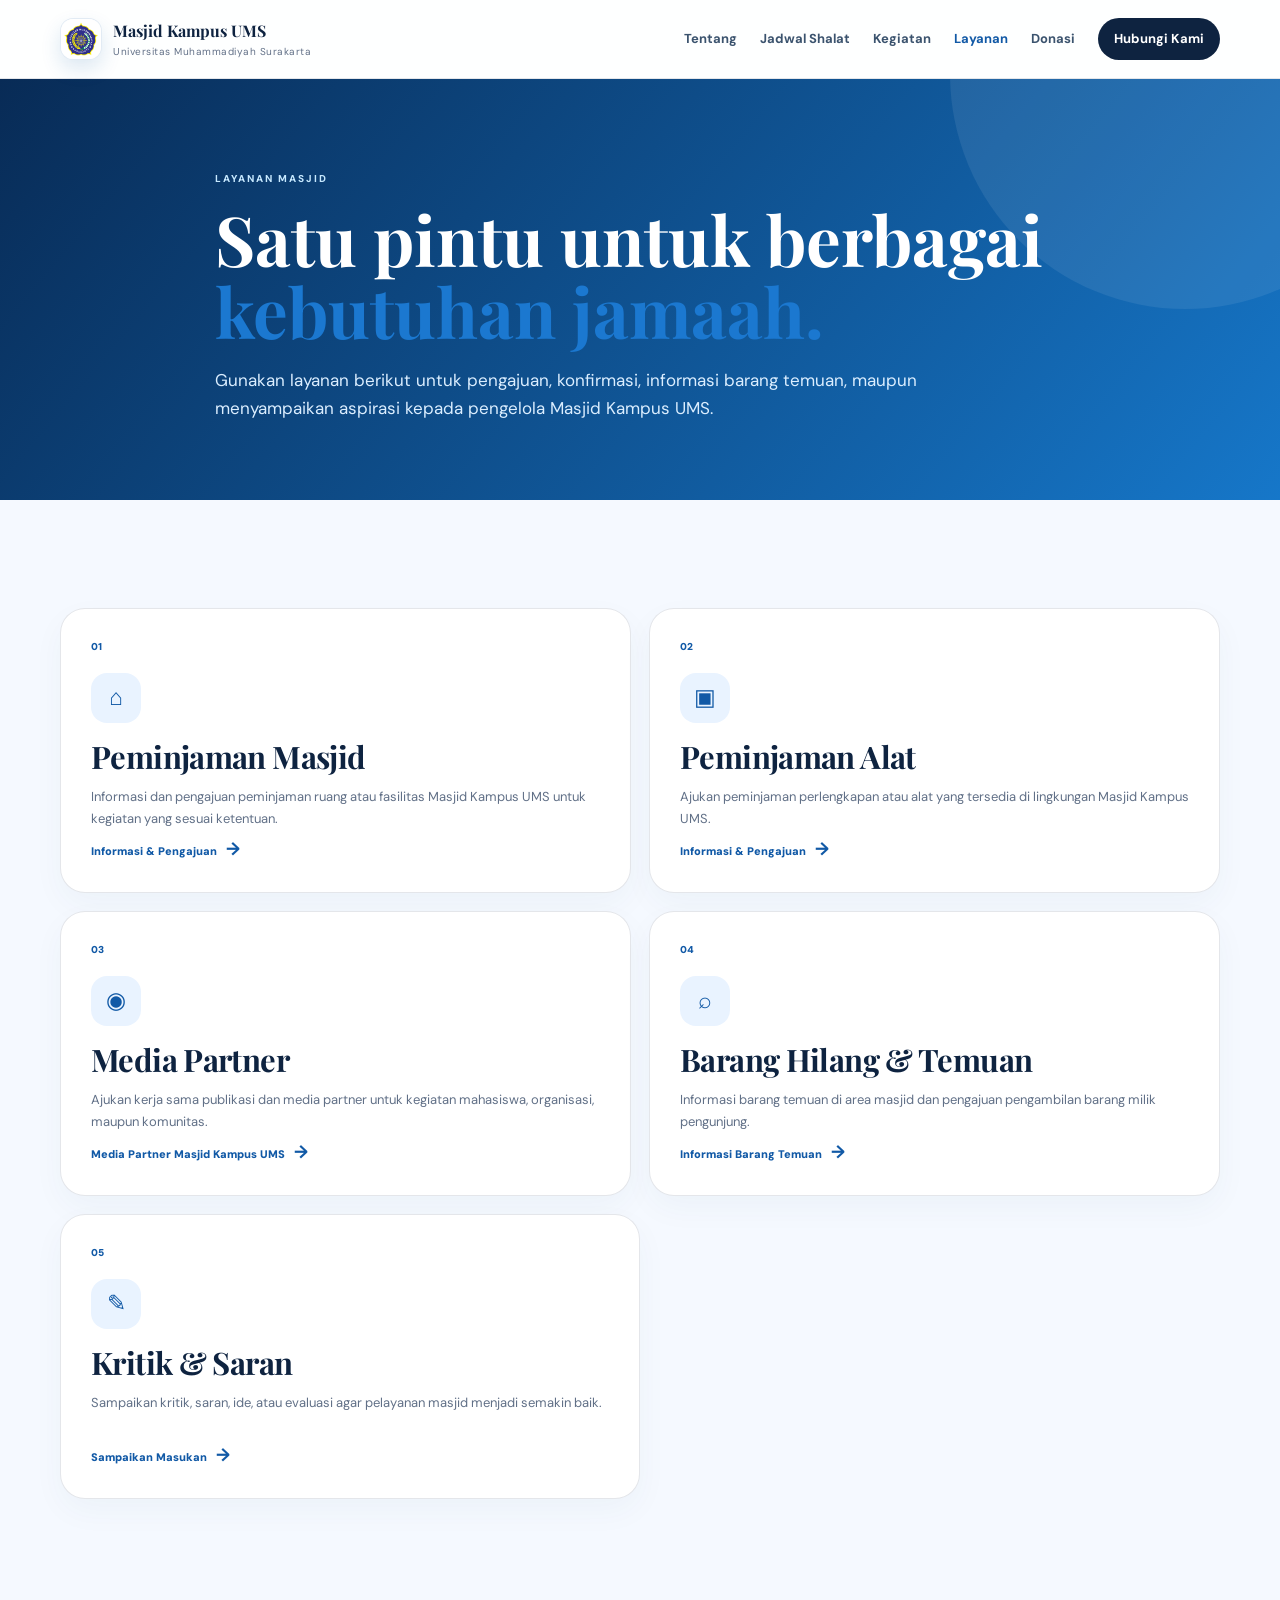
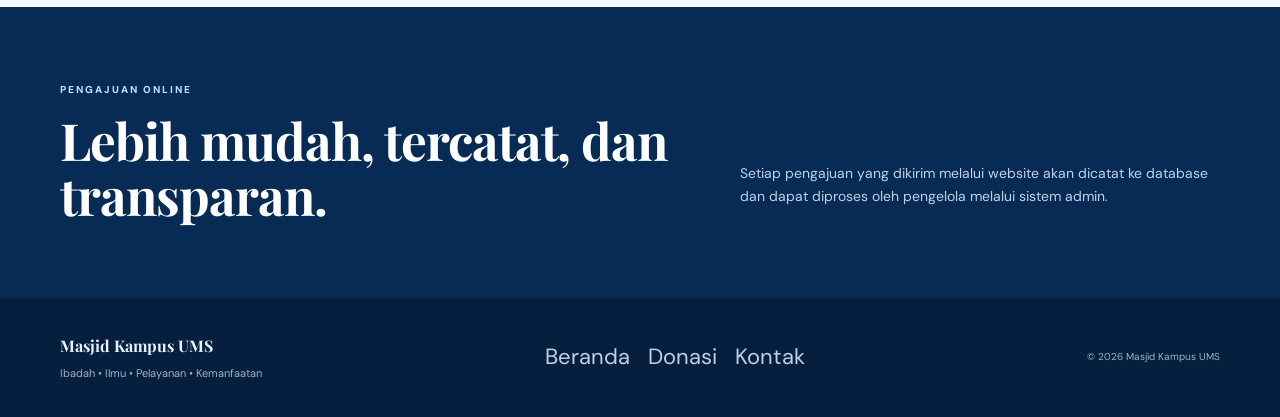
<file: layanan.html>
<!DOCTYPE html>
<html lang="id">
<head>
  <meta charset="UTF-8"><meta name="viewport" content="width=device-width, initial-scale=1.0">
  <meta name="description" content="Layanan Masjid Kampus UMS.">
  <title>Layanan — Masjid Kampus UMS</title>
  <link rel="preconnect" href="https://fonts.googleapis.com"><link rel="preconnect" href="https://fonts.gstatic.com" crossorigin>
  <link href="https://fonts.googleapis.com/css2?family=DM+Sans:wght@400;500;600;700&family=Playfair+Display:wght@600;700&display=swap" rel="stylesheet">
  <link rel="stylesheet" href="style.css">
</head>
<body>
<header class="site-header"><div class="container nav-wrap">
  <a class="brand" href="index.html"><span class="brand-mark"><img src="image/ums-profil.jpg" alt="Logo Universitas Muhammadiyah Surakarta" /></span><span><strong>Masjid Kampus UMS</strong><small>Universitas Muhammadiyah Surakarta</small></span></a>
  <button class="menu-toggle" id="menuToggle">☰</button>
  <nav class="nav" id="mainNav"><a href="index.html#tentang">Tentang</a><a href="index.html#shalat">Jadwal Shalat</a><a href="index.html#kegiatan">Kegiatan</a><a href="layanan.html" class="active">Layanan</a><a href="index.html#donasi">Donasi</a><a href="index.html#kontak" class="nav-cta">Hubungi Kami</a></nav>
</div></header>

<main>
<section class="page-hero"><div class="container page-hero-inner"><div class="eyebrow">LAYANAN MASJID</div><h1>Satu pintu untuk berbagai <span>kebutuhan jamaah.</span></h1><p>Gunakan layanan berikut untuk pengajuan, konfirmasi, informasi barang temuan, maupun menyampaikan aspirasi kepada pengelola Masjid Kampus UMS.</p></div></section>

<section class="section service-section">
<div class="container">
  <div class="service-grid">
    <a href="layanan-detail.html?service=peminjaman-masjid" class="service-card"><div class="service-number">01</div><div class="service-icon">⌂</div><h2>Peminjaman Masjid</h2><p>Informasi dan pengajuan peminjaman ruang atau fasilitas Masjid Kampus UMS untuk kegiatan yang sesuai ketentuan.</p><span>Informasi & Pengajuan <b>→</b></span></a>
    <a href="layanan-detail.html?service=peminjaman-alat" class="service-card"><div class="service-number">02</div><div class="service-icon">▣</div><h2>Peminjaman Alat</h2><p>Ajukan peminjaman perlengkapan atau alat yang tersedia di lingkungan Masjid Kampus UMS.</p><span>Informasi & Pengajuan <b>→</b></span></a>
    <a href="layanan-detail.html?service=media-partner" class="service-card"><div class="service-number">03</div><div class="service-icon">◉</div><h2>Media Partner</h2><p>Ajukan kerja sama publikasi dan media partner untuk kegiatan mahasiswa, organisasi, maupun komunitas.</p><span>Media Partner Masjid Kampus UMS <b>→</b></span></a>
    <a href="layanan-detail.html?service=barang-temuan" class="service-card"><div class="service-number">04</div><div class="service-icon">⌕</div><h2>Barang Hilang & Temuan</h2><p>Informasi barang temuan di area masjid dan pengajuan pengambilan barang milik pengunjung.</p><span>Informasi Barang Temuan <b>→</b></span></a>
    <a href="layanan-detail.html?service=kritik-saran" class="service-card"><div class="service-number">05</div><div class="service-icon">✎</div><h2>Kritik & Saran</h2><p>Sampaikan kritik, saran, ide, atau evaluasi agar pelayanan masjid menjadi semakin baik.</p><span>Sampaikan Masukan <b>→</b></span></a>
  </div>
</div>
</section>

<section class="section info-band"><div class="container info-band-inner"><div><div class="eyebrow light">PENGAJUAN ONLINE</div><h2>Lebih mudah, tercatat, dan transparan.</h2></div><p>Setiap pengajuan yang dikirim melalui website akan dicatat ke database dan dapat diproses oleh pengelola melalui sistem admin.</p></div></section>
</main>
<footer class="footer"><div class="container footer-inner"><div><strong>Masjid Kampus UMS</strong><p>Ibadah • Ilmu • Pelayanan • Kemanfaatan</p></div><div class="footer-links"><a href="index.html">Beranda</a><a href="index.html#donasi">Donasi</a><a href="index.html#kontak">Kontak</a></div><small>© <span id="year"></span> Masjid Kampus UMS</small></div></footer>
<script src="app.js"></script>
</body></html>
</file>
<file: style.css>
:root {
  --bg:#f5f9ff;
  --paper:#ffffff;
  --ink:#0e2340;
  --muted:#617087;
  --line:rgba(14,35,64,.11);
  --blue:#1159a6;
  --blue-2:#1b78d0;
  --blue-dark:#082b56;
  --blue-soft:#e9f3ff;
  --cyan:#dff4ff;
  --gold:#c89b4f;
  --shadow:0 22px 70px rgba(15,54,97,.12);
}
*{box-sizing:border-box} html{scroll-behavior:smooth} body{margin:0;background:var(--bg);color:var(--ink);font-family:"DM Sans",sans-serif;line-height:1.65} img{max-width:100%;display:block} a{color:inherit;text-decoration:none} button,input,textarea,select{font:inherit}
.container{width:min(1160px,calc(100% - 40px));margin-inline:auto}.section{padding:108px 0}
.site-header{position:sticky;top:0;z-index:20;background:rgba(255,255,255,.9);backdrop-filter:blur(15px);border-bottom:1px solid var(--line)}
.nav-wrap{min-height:78px;display:flex;align-items:center;justify-content:space-between;gap:24px}
.brand{display:flex;align-items:center;gap:11px}.brand-mark{width:42px;height:42px;border-radius:13px;display:grid;place-items:center;background:#fff;overflow:hidden;box-shadow:0 9px 20px rgba(17,89,166,.14);border:1px solid rgba(17,89,166,.12)}.brand-mark img{width:100%;height:100%;object-fit:cover;display:block}
.brand strong{display:block;font-family:"Playfair Display",serif;font-size:16px}.brand small{display:block;color:var(--muted);font-size:10px;letter-spacing:.05em}
.nav{display:flex;align-items:center;gap:23px;font-size:13px;font-weight:700}.nav>a:not(.nav-cta){color:#3b536e}.nav>a:not(.nav-cta):hover,.nav>a.active{color:var(--blue)}.nav-cta{padding:10px 16px;border-radius:999px;background:var(--ink);color:#fff!important}.menu-toggle{display:none;border:0;background:none;font-size:25px}
.hero{position:relative;overflow:hidden;padding-top:88px;background:linear-gradient(180deg,#fff 0%,#f5f9ff 100%)}.hero-glow{position:absolute;width:520px;height:520px;border-radius:50%;background:rgba(41,139,226,.12);right:4%;top:-100px;filter:blur(2px);pointer-events:none}
.hero-grid{display:grid;grid-template-columns:1.04fr .96fr;gap:72px;align-items:center}.eyebrow{color:var(--blue);font-size:10px;font-weight:800;letter-spacing:.2em;text-transform:uppercase;margin-bottom:14px}.hero h1,h2{font-family:"Playfair Display",serif;line-height:1.07;margin:0}.hero h1{font-size:clamp(48px,6vw,77px);max-width:720px;letter-spacing:-.035em}.hero h1 span,.page-hero h1 span{color:var(--blue-2)}.hero-text{color:var(--muted);font-size:18px;max-width:650px;margin:24px 0 30px}
.hero-actions{display:flex;flex-wrap:wrap;gap:12px}.btn{display:inline-flex;align-items:center;justify-content:center;min-height:47px;padding:0 21px;border-radius:999px;border:1px solid transparent;font-weight:800;font-size:13px;cursor:pointer;transition:.2s}.btn:hover{transform:translateY(-2px)}.btn-primary{background:var(--blue);color:#fff;box-shadow:0 13px 26px rgba(17,89,166,.2)}.btn-ghost{border-color:rgba(14,35,64,.14);background:#fff}.hero-note{margin-top:24px;display:flex;gap:10px;align-items:center;color:#526579;font-size:12px}.status-dot{width:8px;height:8px;background:#41a76c;border-radius:50%;box-shadow:0 0 0 5px rgba(65,167,108,.12)}
.hero-card{border-radius:30px;overflow:hidden;background:#0b3766;box-shadow:var(--shadow);transform:rotate(1deg)}.mosque-art{height:430px;position:relative;overflow:hidden;background:radial-gradient(circle at 50% 20%,rgba(255,255,255,.17),transparent 22%),linear-gradient(180deg,#1c73bf 0%,#082b56 100%)}.moon{position:absolute;width:65px;height:65px;border-radius:50%;right:17%;top:11%;background:#f4e5bc;box-shadow:12px -6px 0 #1c73bf}.stars{position:absolute;left:12%;top:13%;color:#d9efff;letter-spacing:13px;font-size:13px}.dome{position:absolute;width:220px;height:152px;left:50%;transform:translateX(-50%);bottom:82px;border-radius:220px 220px 15px 15px;background:#d4ae68}.dome:after{content:"";position:absolute;left:50%;top:-24px;transform:translateX(-50%);width:7px;height:25px;background:#d4ae68}.minaret{position:absolute;width:36px;height:230px;bottom:64px;background:#c6a05e}.minaret:before{content:"";position:absolute;width:58px;height:16px;left:50%;transform:translateX(-50%);top:44px;border-radius:9px;background:#d5b273}.minaret:after{content:"";position:absolute;width:52px;height:21px;left:50%;transform:translateX(-50%);top:-19px;clip-path:polygon(50% 0,100% 100%,0 100%);background:#d5b273}.minaret-left{left:14%}.minaret-right{right:14%}.mosque-body{position:absolute;left:50%;bottom:0;transform:translateX(-50%);width:72%;height:160px;background:#f0e8d1;border-radius:18px 18px 0 0}.arch{position:absolute;bottom:0;width:70px;height:100px;border-radius:70px 70px 0 0;background:#0e4a82}.arch-a{left:12%}.arch-b{left:calc(50% - 35px)}.arch-c{right:12%}.hero-card-bottom{background:#fff;padding:18px 22px;display:flex;justify-content:space-between;align-items:center}.hero-card-bottom small{display:block;color:var(--muted);font-size:10px;text-transform:uppercase;letter-spacing:.08em}.hero-card-bottom strong{font-size:14px}.pin{width:38px;height:38px;border-radius:50%;background:var(--blue-soft);display:grid;place-items:center;font-size:20px}
.quick-strip{border-top:1px solid var(--line);border-bottom:1px solid var(--line);background:#fff}.quick-grid{display:grid;grid-template-columns:repeat(4,1fr)}.quick-item{display:flex;align-items:center;gap:13px;padding:21px 18px;border-right:1px solid var(--line)}.quick-item:first-child{border-left:1px solid var(--line)}.quick-icon{width:38px;height:38px;border-radius:11px;display:grid;place-items:center;background:var(--blue-soft);color:var(--blue);font-size:17px}.quick-item small{display:block;color:var(--muted);font-size:10px}.quick-item strong{font-size:12px}
h2{font-size:clamp(39px,4vw,55px);letter-spacing:-.02em}.section-heading>p{color:var(--muted);max-width:570px;font-size:17px}.split-grid{display:grid;grid-template-columns:1.05fr .95fr;gap:90px;align-items:start}.stat-row{display:flex;gap:36px;margin-top:38px}.stat-row strong{display:block;font-family:"Playfair Display";font-size:32px}.stat-row span{display:block;color:var(--muted);font-size:10px;max-width:110px;line-height:1.4}.feature-list{border-top:1px solid var(--line)}.feature{display:grid;grid-template-columns:45px 1fr;gap:14px;padding:24px 0;border-bottom:1px solid var(--line)}.feature>span{color:var(--blue);font-weight:800;font-size:12px;padding-top:4px}.feature h3{margin:0 0 5px;font-family:"Playfair Display";font-size:24px}.feature p{margin:0;color:var(--muted);font-size:14px}
.section-dark{background:var(--blue-dark);color:#fff}.light{color:#bfe1ff!important}.section-title-row{display:flex;justify-content:space-between;align-items:end;gap:30px;margin-bottom:34px}.today-box{border:1px solid rgba(255,255,255,.14);padding:9px 13px;border-radius:14px;color:#d9e7f7;font-size:11px;display:flex;gap:10px}.prayer-grid{display:grid;grid-template-columns:repeat(5,1fr);gap:12px}.prayer-card{background:rgba(255,255,255,.06);border:1px solid rgba(255,255,255,.09);padding:20px;border-radius:18px}.prayer-card.is-next{background:#dff0ff;color:var(--ink);border-color:transparent;transform:translateY(-5px)}.prayer-card small{display:block;opacity:.68;font-size:10px;text-transform:uppercase;letter-spacing:.08em}.prayer-card strong{display:block;font-family:"Playfair Display";font-size:30px;margin-top:7px}.badge{margin-top:8px;font-size:9px;font-weight:900;text-transform:uppercase;letter-spacing:.1em;color:var(--blue)}
.text-link{color:var(--blue);font-size:12px;font-weight:800}.services-preview{background:#eef6ff}.service-preview-grid{display:grid;grid-template-columns:repeat(5,1fr);gap:12px}.service-mini{position:relative;background:#fff;border:1px solid var(--line);border-radius:18px;padding:20px;min-height:210px;transition:.2s}.service-mini:hover{transform:translateY(-4px);box-shadow:var(--shadow);border-color:rgba(17,89,166,.2)}.service-mini span{color:var(--blue);font-size:10px;font-weight:900}.service-mini strong{display:block;font-family:"Playfair Display";font-size:21px;line-height:1.15;margin-top:25px}.service-mini small{display:block;color:var(--muted);font-size:12px;line-height:1.5;margin-top:9px}.service-mini b{position:absolute;right:17px;bottom:15px;color:var(--blue);font-size:20px}
.events-grid{display:grid;grid-template-columns:repeat(3,1fr);gap:18px}.event-card{background:#fff;border:1px solid var(--line);border-radius:20px;padding:23px;box-shadow:0 14px 35px rgba(40,70,100,.05);transition:.2s}.event-card:hover{transform:translateY(-4px);box-shadow:var(--shadow)}.event-meta{display:flex;justify-content:space-between;gap:12px;color:var(--muted);font-size:10px}.event-date{font-weight:900;color:var(--blue)}.event-card h3{margin:17px 0 8px;font-family:"Playfair Display";font-size:24px;line-height:1.15}.event-card p{color:var(--muted);margin:0;font-size:13px}.event-tag{display:inline-block;margin-top:17px;padding:7px 10px;border-radius:999px;background:var(--blue-soft);color:var(--blue);font-size:9px;font-weight:900;text-transform:uppercase}
.donation-section{background:#eaf4ff}.donation-grid{display:grid;grid-template-columns:1fr 1fr;gap:70px;align-items:center}.donation-copy p{color:var(--muted);max-width:520px;font-size:17px;margin:20px 0 28px}.donation-cards{display:grid;gap:12px}.donation-card{background:#fff;border:1px solid var(--line);border-radius:18px;padding:20px}.donation-card small{color:var(--muted);text-transform:uppercase;font-size:9px;letter-spacing:.14em}.donation-card strong{display:block;font-size:20px;margin-top:6px}.donation-card span{color:var(--muted);font-size:12px}.copy-account{border:0;background:var(--blue-soft);color:var(--blue);padding:7px 10px;border-radius:999px;font-size:10px;cursor:pointer;margin-top:9px}
.gallery-grid{display:grid;grid-template-columns:1.35fr .8fr .8fr;gap:14px}.gallery-card{margin:0;position:relative;overflow:hidden;border-radius:22px;min-height:320px;background:#c5d7e8}.gallery-large{min-height:440px}.gallery-card img{width:100%;height:100%;object-fit:cover;position:absolute;inset:0;transition:.35s}.gallery-card:hover img{transform:scale(1.04)}.gallery-card:after{content:"";position:absolute;inset:0;background:linear-gradient(180deg,transparent 40%,rgba(5,30,59,.72))}.gallery-card figcaption{position:absolute;z-index:1;left:19px;right:15px;bottom:18px;color:#fff;font-family:"Playfair Display";font-size:19px}
.contact-section{background:#fff}.contact-grid{display:grid;grid-template-columns:1fr .9fr;gap:85px}.contact-copy>p{color:var(--muted);max-width:560px;font-size:17px}.contact-info{margin-top:30px;display:grid;gap:15px}.contact-info div{border-top:1px solid var(--line);padding-top:13px}.contact-info span{display:block;color:var(--muted);font-size:9px;letter-spacing:.13em;text-transform:uppercase}.contact-info strong{font-size:13px}.contact-form,.form-card{background:#fff;border:1px solid var(--line);border-radius:24px;padding:24px;box-shadow:0 18px 45px rgba(40,70,100,.06)}.contact-form label,.form-card label{display:block;font-size:11px;font-weight:800;margin-bottom:15px}.contact-form input,.contact-form textarea,.form-card input,.form-card textarea,.form-card select{width:100%;margin-top:7px;border:1px solid var(--line);border-radius:13px;padding:12px 13px;outline:none;background:#fbfdff;color:var(--ink)}.contact-form input:focus,.contact-form textarea:focus,.form-card input:focus,.form-card textarea:focus,.form-card select:focus{border-color:rgba(17,89,166,.45);box-shadow:0 0 0 4px rgba(17,89,166,.08)}.form-status{min-height:20px;margin:10px 0 0;color:var(--muted);font-size:11px}.footer{padding:35px 0;background:#071f3e;color:#e7f1fc}.footer-inner{display:flex;align-items:center;justify-content:space-between;gap:20px}.footer strong{font-family:"Playfair Display"}.footer p{margin:4px 0 0;color:#9cb2ca;font-size:11px}.footer-links{display:flex;gap:18px;font-size:11px;color:#bfd0e2}.footer small{color:#9cb2ca;font-size:10px}.loading-card{grid-column:1/-1;background:rgba(17,89,166,.04);border:1px dashed var(--line);padding:26px;border-radius:18px;color:var(--muted)}
.toast{position:fixed;bottom:22px;left:50%;transform:translate(-50%,20px);background:#071f3e;color:#fff;padding:11px 15px;border-radius:999px;font-size:11px;opacity:0;pointer-events:none;transition:.25s;z-index:50}.toast.show{opacity:1;transform:translate(-50%,0)}
.reveal{opacity:0;transform:translateY(20px);transition:.65s}.reveal.visible{opacity:1;transform:none}

.page-hero,.detail-hero{padding:92px 0 78px;background:linear-gradient(130deg,#082b56,#1677c9);color:#fff;position:relative;overflow:hidden}.page-hero:after,.detail-hero:after{content:"";position:absolute;width:470px;height:470px;border-radius:50%;right:-140px;top:-240px;background:rgba(255,255,255,.08)}.page-hero-inner{position:relative;z-index:1;max-width:850px}.page-hero .eyebrow,.detail-hero .eyebrow{color:#c7e9ff}.page-hero h1,.detail-hero h1{font-family:"Playfair Display";font-size:clamp(45px,6vw,69px);line-height:1.05;margin:0;max-width:900px}.page-hero p,.detail-hero p{max-width:760px;font-size:17px;color:#dbeeff;margin:20px 0 0}.service-section{background:#f5f9ff}.service-grid{display:grid;grid-template-columns:repeat(2,1fr);gap:18px}.service-card{position:relative;background:#fff;border:1px solid var(--line);border-radius:25px;padding:30px;min-height:285px;box-shadow:0 12px 32px rgba(20,65,110,.04);transition:.22s}.service-card:hover{transform:translateY(-5px);box-shadow:var(--shadow);border-color:rgba(17,89,166,.23)}.service-card:nth-child(5){grid-column:1/-1;max-width:50%}.service-number{color:var(--blue);font-weight:900;font-size:10px}.service-icon{width:50px;height:50px;border-radius:16px;background:var(--blue-soft);display:grid;place-items:center;color:var(--blue);font-size:23px;margin:17px 0}.service-card h2{font-size:31px}.service-card p{color:var(--muted);font-size:13px;max-width:600px}.service-card span{position:absolute;left:30px;bottom:28px;color:var(--blue);font-size:11px;font-weight:900}.service-card span b{font-size:18px;margin-left:6px}.info-band{background:var(--blue-dark);color:#fff;padding:75px 0}.info-band-inner{display:flex;align-items:end;justify-content:space-between;gap:50px}.info-band h2{max-width:650px}.info-band p{max-width:480px;color:#bed2e7;font-size:14px}.back-link{display:inline-block;color:var(--blue);font-size:12px;font-weight:800;margin-bottom:24px}.detail-hero .back-link{color:#d8eeff}.detail-section{padding-top:70px}.detail-grid{display:grid;grid-template-columns:1fr 310px;gap:30px;align-items:start}.info-panel{background:#fff;border:1px solid var(--line);border-radius:25px;padding:30px}.panel-kicker{color:var(--blue);font-size:10px;font-weight:900;letter-spacing:.15em}.info-panel h2{font-size:34px;margin-top:8px}.info-list{margin-top:22px;display:grid;gap:13px}.info-list>div{display:flex;gap:11px;align-items:flex-start;padding:14px;border-radius:14px;background:#f7fbff}.info-list span{width:24px;height:24px;border-radius:50%;display:grid;place-items:center;background:#dff0ff;color:var(--blue);font-weight:900;font-size:11px;flex:none}.info-list p{margin:0;color:var(--muted);font-size:13px}.option-grid{display:grid;grid-template-columns:repeat(2,1fr);gap:14px;margin-top:16px}.option-card{position:relative;text-align:left;border:1px solid var(--line);background:#fff;border-radius:20px;padding:23px;cursor:pointer;transition:.2s;min-height:185px}.option-card:hover{transform:translateY(-3px);border-color:rgba(17,89,166,.3);box-shadow:0 14px 35px rgba(18,69,112,.09)}.option-card>span{font-size:10px;color:var(--blue);font-weight:900}.option-card strong{display:block;font-family:"Playfair Display";font-size:25px;line-height:1.12;margin-top:18px}.option-card p{color:var(--muted);font-size:12px}.option-card b{position:absolute;right:18px;bottom:15px;color:var(--blue);font-size:20px}.side-card{background:#eaf4ff;border:1px solid #d7eafa;border-radius:23px;padding:25px;position:sticky;top:105px}.side-card-icon{width:38px;height:38px;border-radius:12px;background:#fff;color:var(--blue);display:grid;place-items:center;font-weight:900}.side-card h3{font-family:"Playfair Display";font-size:24px;margin:20px 0 7px}.side-card p{color:#5d7187;font-size:12px}.form-section{background:#eef6ff}.narrow{max-width:760px}.form-card h2{font-size:38px}.form-card>p{color:var(--muted);font-size:13px}.form-card form{margin-top:25px}.form-card .btn{margin-top:4px}.form-card[hidden],.form-section[hidden]{display:none!important}

@media(max-width:980px){
 .nav{display:none;position:absolute;top:78px;left:20px;right:20px;background:#fff;border:1px solid var(--line);border-radius:18px;padding:15px;flex-direction:column;align-items:stretch;box-shadow:var(--shadow)}.nav.open{display:flex}.menu-toggle{display:block}.hero-grid,.split-grid,.donation-grid,.contact-grid{grid-template-columns:1fr;gap:50px}.quick-grid{grid-template-columns:repeat(2,1fr)}.service-preview-grid{grid-template-columns:repeat(2,1fr)}.prayer-grid{grid-template-columns:repeat(5,130px);overflow-x:auto;padding-bottom:7px}.events-grid{grid-template-columns:1fr}.service-grid{grid-template-columns:1fr}.service-card:nth-child(5){grid-column:auto;max-width:none}.detail-grid{grid-template-columns:1fr}.side-card{position:static}.info-band-inner{display:block}.info-band p{margin-top:20px}
}
@media(max-width:580px){
 .container{width:min(100% - 28px,1160px)}.section{padding:76px 0}.hero{padding-top:67px}.hero h1{font-size:47px}.hero-text{font-size:15px}.mosque-art{height:340px}.quick-grid,.service-preview-grid{grid-template-columns:1fr}.quick-item,.quick-item:first-child{border-left:1px solid var(--line);border-right:1px solid var(--line)}.quick-item+.quick-item{border-top:1px solid var(--line)}.stat-row{gap:15px;justify-content:space-between}.stat-row strong{font-size:27px}.section-title-row{display:block}.today-box{display:inline-flex;margin-top:15px}.gallery-grid{grid-template-columns:1fr}.gallery-large{min-height:340px}.gallery-card{min-height:260px}.footer-inner{flex-direction:column;align-items:flex-start}.service-card h2{font-size:27px}.page-hero,.detail-hero{padding:72px 0 58px}.page-hero h1,.detail-hero h1{font-size:45px}.option-grid{grid-template-columns:1fr}.detail-section{padding-top:55px}
}


/* === Contact admin options === */
.admin-contact-list{display:grid;grid-template-columns:repeat(3,1fr);gap:9px;margin-top:10px}.admin-contact{display:block;background:var(--blue-soft);border:1px solid rgba(17,89,166,.1);border-radius:13px;padding:11px 12px;color:var(--ink);transition:.2s}.admin-contact:hover{transform:translateY(-2px);border-color:rgba(17,89,166,.35);box-shadow:0 8px 18px rgba(17,89,166,.1)}.admin-contact strong{display:block;color:var(--blue);font-size:12px;line-height:1.25}.admin-contact small{display:block;color:var(--muted);font-size:10px;line-height:1.4;margin-top:5px}
@media(max-width:580px){.admin-contact-list{grid-template-columns:1fr}}

.footer-links{
  font-size:22px;
  gap: 18px;
}

/* === Screenshot-inspired service detail === */
.service-detail-hero{padding:30px 0 70px;background:#174a8f;color:#fff}
.service-detail-hero-inner{text-align:center;max-width:1050px}
.detail-breadcrumb{display:inline-flex;gap:7px;color:#9fd7ff;font-size:12px;margin-bottom:24px}
.detail-breadcrumb span{opacity:.55}.detail-breadcrumb b{font-weight:600;color:#b8e3ff}
.detail-eyebrow{color:#c2e9ff}
.service-detail-hero h1{font-family:"Playfair Display",serif;font-size:clamp(42px,5vw,62px);line-height:1.06;margin:0 auto;max-width:1000px}
.service-detail-hero p{max-width:730px;margin:23px auto 0;color:#d9ecff;font-size:17px}
.detail-info-section{background:#f3f7ff;padding:92px 0 105px}
.detail-layout{display:grid;grid-template-columns:minmax(0,1fr) 300px;gap:35px;align-items:start}
.requirements-card{padding:20px 0 0}
.requirements-card h2{color:#1b4f91;font-size:clamp(38px,4vw,50px);margin:7px 0 28px}
.requirements-list{display:grid;gap:17px}
.requirement-row{display:flex;gap:13px;align-items:flex-start}
.requirement-row .check{width:24px;height:24px;border-radius:50%;background:#dff0ff;color:#2d83df;display:grid;place-items:center;flex:none;font-weight:900;font-size:13px}
.requirement-row p{margin:0;color:#4b6582;font-size:16px;line-height:1.55}
.service-data-table{margin:28px 0 14px;background:#fff;border:1px solid rgba(18,67,112,.10);border-radius:18px;padding:18px 18px 12px;box-shadow:0 10px 24px rgba(27,71,111,.04)}
.service-data-table[hidden]{display:none}
.table-header-row{margin-bottom:16px}
.table-header-row h3{margin:8px 0 0;color:#174a8f;font-size:24px}
.table-wrap{overflow-x:auto}
.service-data-table table{width:100%;border-collapse:collapse;min-width:700px}
.service-data-table th,.service-data-table td{padding:12px 10px;border-bottom:1px solid rgba(18,67,112,.08);text-align:left;vertical-align:top;font-size:12px}
.service-data-table th{color:#1d4f86;background:#f3f8ff;font-size:10px;text-transform:uppercase;letter-spacing:.08em}
.service-data-table td{color:#3b536e}
.status-badge{display:inline-block;padding:5px 8px;border-radius:999px;background:#eaf4ff;color:#1b68a6;font-size:10px;font-weight:800;text-transform:capitalize}
.status-baru{background:#fff3d9;color:#8a5b00}.status-diproses{background:#eaf4ff;color:#155fa9}.status-disetujui{background:#eafaf1;color:#217a4c}.status-selesai{background:#e7f3ff;color:#1a5aa7}.status-ditolak{background:#fdecec;color:#a63535}
.service-action-row{display:flex;gap:12px;flex-wrap:wrap;margin-top:33px}
.service-action{min-height:52px;border:1px solid #c9d9ec;background:#fff;color:#144d91;border-radius:999px;padding:0 23px;display:flex;align-items:center;cursor:pointer;font-weight:800;box-shadow:0 5px 15px rgba(21,70,115,.04);transition:.2s}
.service-action:hover{transform:translateY(-2px);box-shadow:0 10px 24px rgba(21,70,115,.09)}
.service-action small{display:none}.primary-action{background:#1857a1;color:#fff;border-color:#1857a1;box-shadow:0 12px 24px rgba(24,87,161,.18)}
.detail-side-card{background:#fff;border:1px solid rgba(18,67,112,.10);border-radius:20px;padding:24px;box-shadow:0 14px 35px rgba(27,71,111,.05);margin-top:35px}
.side-info-icon{width:35px;height:35px;border-radius:11px;background:#e8f3ff;color:#1659a4;display:grid;place-items:center;font-weight:900}
.detail-side-card h3{font-family:"Playfair Display",serif;font-size:24px;margin:16px 0 7px}
.detail-side-card p{color:#66798d;font-size:12px;margin:0}.side-divider{height:1px;background:var(--line);margin:18px 0}
.detail-side-card strong{display:block;font-size:11px;margin-bottom:6px}.detail-side-card a{color:#1761ad;font-weight:800;font-size:11px}

.detail-form-wrap{margin-top:48px;background:#fff;border:1px solid rgba(18,67,112,.10);border-radius:22px;padding:32px;box-shadow:0 16px 45px rgba(27,71,111,.07);scroll-margin-top:100px}
.detail-form-wrap[hidden]{display:none}
.back-to-info{display:inline-block;color:#1e68b6;font-size:11px;font-weight:800;margin-bottom:20px}
.form-top h2{color:#194f91;font-size:38px;margin:0 0 5px}
.form-top p{color:#687c91;font-size:13px;margin:0 0 23px}
.service-form .form-grid{display:grid;grid-template-columns:1fr 1fr;gap:0 24px}
.service-form label{display:block;color:#164d8f;font-size:13px;font-weight:700;margin-bottom:18px}
.service-form input,.service-form textarea,.service-form select{display:block;width:100%;margin-top:7px;background:#f7fbff;color:#223a55;border:1px solid #c9d9ec;border-radius:12px;padding:13px 14px;outline:none}
.service-form input::placeholder,.service-form textarea::placeholder{color:#8998aa}
.service-form input:focus,.service-form textarea:focus,.service-form select:focus{border-color:#5599dc;box-shadow:0 0 0 4px rgba(44,130,220,.09);background:#fff}
.service-form textarea{resize:vertical;min-height:115px}
.wide-field{grid-column:1/-1}
.form-submit-row{display:flex;gap:13px;align-items:center;flex-wrap:wrap;margin-top:2px}
.submit-service{min-width:190px}.form-status{font-size:11px;color:#66798d;min-height:18px;margin:0}
@media(max-width:950px){.detail-layout{grid-template-columns:1fr}.detail-side-card{order:-1;margin-top:0}}
@media(max-width:700px){
 .service-detail-hero{padding:27px 0 58px}.detail-info-section{padding:58px 0 75px}
 .service-form .form-grid{grid-template-columns:1fr;gap:0}.wide-field{grid-column:auto}
 .detail-form-wrap{padding:22px}.service-action{width:100%;border-radius:14px;justify-content:space-between;padding:9px 17px}
 .service-action small{display:block;color:inherit;opacity:.68;font-size:10px}
 .primary-action small{color:#dcedff}
 .requirements-card h2{font-size:36px}.requirement-row p{font-size:14px}.service-detail-hero h1{font-size:44px}
}
</file>
